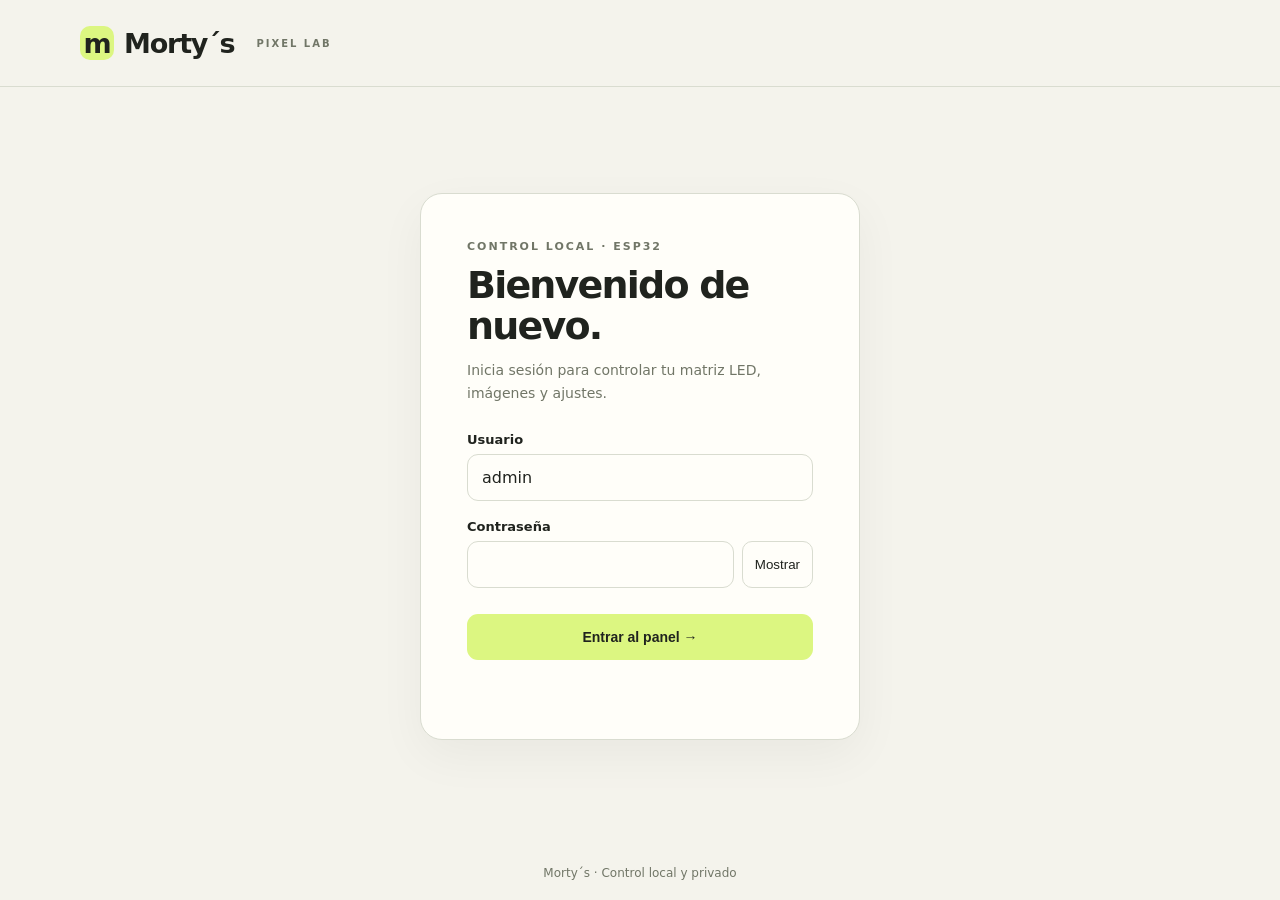
<file: web/login.html>
<!doctype html>
<html lang="es"><head><meta charset="utf-8"><meta name="viewport" content="width=device-width,initial-scale=1"><meta name="theme-color" content="#f4f3ec"><title>Morty's · Acceso</title>
<style>
:root{font-family:Inter,ui-sans-serif,system-ui,-apple-system,"Segoe UI",sans-serif;color-scheme:light;--bg:#f4f3ec;--surface:#fffef9;--text:#20231e;--muted:#717667;--line:#d9dcd0;--accent:#dcf681}
@media(prefers-color-scheme:dark){:root{color-scheme:dark;--bg:#151c16;--surface:#1e281f;--text:#eef4e6;--muted:#aab8a0;--line:#3c4a38;--accent:#c4e888}}
*{box-sizing:border-box}body{margin:0;background:var(--bg);color:var(--text);min-height:100vh;display:flex;flex-direction:column}header{padding:26px max(24px,calc((100vw - 1120px)/2));border-bottom:1px solid var(--line)}.brand{font-weight:850;font-size:27px;letter-spacing:-1.2px;display:flex;align-items:center;gap:10px}.mark{display:inline-grid;place-items:center;width:34px;height:34px;border-radius:10px;background:var(--accent);color:#20231e}.brand small{font-size:10px;letter-spacing:2px;margin-left:12px;color:var(--muted)}main{flex:1;display:grid;place-items:center;padding:40px 18px}.card{background:var(--surface);border:1px solid var(--line);border-radius:22px;padding:clamp(26px,5vw,46px);width:min(100%,440px);box-shadow:0 16px 48px #0000000c}.eyebrow{font-size:11px;font-weight:800;letter-spacing:2px;color:var(--muted)}h1{font-size:38px;letter-spacing:-1.8px;line-height:1.08;margin:12px 0}p{color:var(--muted);line-height:1.6;font-size:14px;margin:0 0 28px}label{display:block;font-weight:650;font-size:13px;margin:18px 0 7px}input{width:100%;border:1px solid var(--line);border-radius:11px;background:var(--surface);color:var(--text);padding:13px 14px;font:inherit;outline:none}input:focus{border-color:#72953c;box-shadow:0 0 0 3px #a4c65c30}.password{display:flex;gap:8px}.password input{min-width:0}.password button{border:1px solid var(--line);background:transparent;color:var(--text);border-radius:10px;padding:0 12px;cursor:pointer}button.submit{width:100%;margin-top:26px;background:var(--accent);color:#20231e;border:0;border-radius:11px;padding:15px;font-weight:800;font-size:14px;cursor:pointer}button:disabled{opacity:.6;cursor:wait}.error{min-height:20px;color:#c43d39;margin-top:13px;font-size:13px}footer{text-align:center;padding:20px;color:var(--muted);font-size:12px}
</style></head><body><header><div class="brand"><span class="mark">m</span>Morty´s <small>PIXEL LAB</small></div></header><main><section class="card"><div class="eyebrow">CONTROL LOCAL · ESP32</div><h1>Bienvenido de nuevo.</h1><p>Inicia sesión para controlar tu matriz LED, imágenes y ajustes.</p><form id="login"><label for="username">Usuario</label><input id="username" name="username" autocomplete="username" value="admin" required maxlength="32"><label for="password">Contraseña</label><div class="password"><input id="password" name="password" type="password" autocomplete="current-password" required><button id="toggle" type="button" aria-label="Mostrar contraseña">Mostrar</button></div><button class="submit" id="submit" type="submit">Entrar al panel →</button><div class="error" id="error" role="alert" aria-live="polite"></div></form></section></main><footer>Morty´s · Control local y privado</footer><script>
const pass=document.getElementById('password');document.getElementById('toggle').onclick=()=>{const visible=pass.type==='password';pass.type=visible?'text':'password';document.getElementById('toggle').textContent=visible?'Ocultar':'Mostrar'};
document.getElementById('login').onsubmit=async e=>{e.preventDefault();const button=document.getElementById('submit'),error=document.getElementById('error');button.disabled=true;error.textContent='';try{const r=await fetch('/api/login',{method:'POST',headers:{'Content-Type':'application/json'},credentials:'same-origin',body:JSON.stringify({username:document.getElementById('username').value,password:pass.value})});const data=await r.json();if(!r.ok)throw Error(data.error||'No se pudo iniciar sesión');location.replace('/')}catch(e){error.textContent=e.message;button.disabled=false}};
</script></body></html>
</file>
